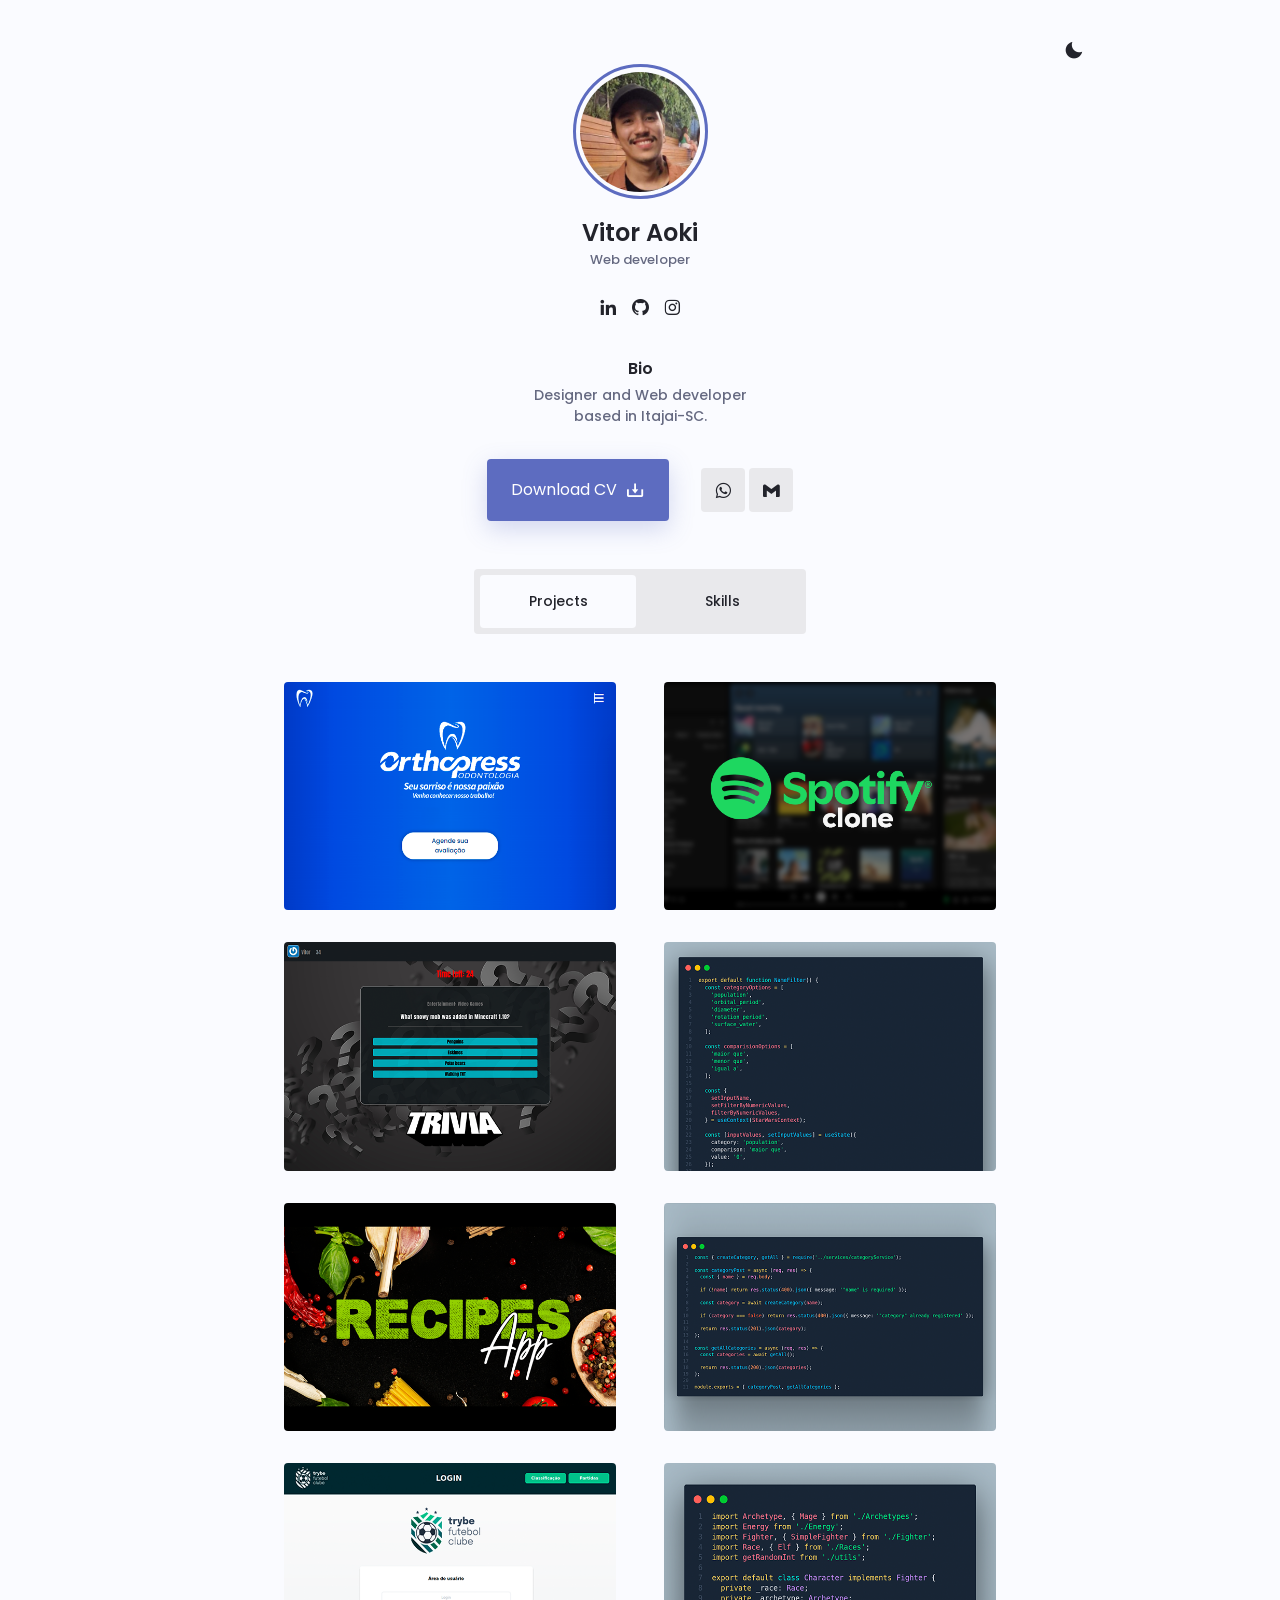
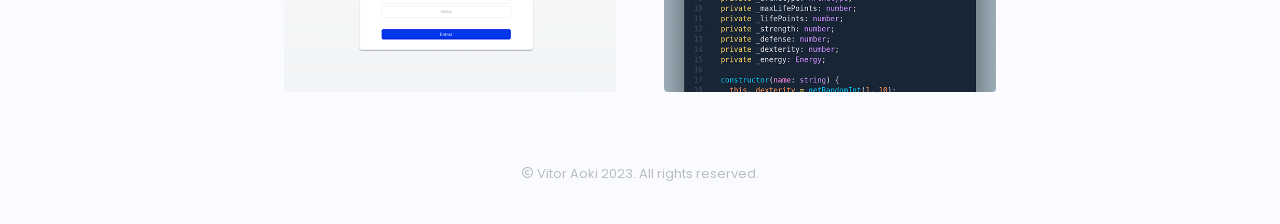
<file: index.html>
<!DOCTYPE html>
    <html lang="en">
    <head>
        <meta charset="UTF-8">
        <meta name="viewport" content="width=device-width, initial-scale=1.0">

        <!--=============== FAVICON ===============-->
        <link rel="shortcut icon" href="assets/img/favicon.ico" type="image/x-icon">

        <!--=============== BOXICONS ===============-->
        <link href='https://unpkg.com/boxicons@2.1.4/css/boxicons.min.css' rel='stylesheet'>

        <!--=============== CSS ===============-->
        <link rel="stylesheet" href="assets/css/styles.css">

        <title>Vitor Aoki - Portfolio</title>
    </head>
    <body>
        <!--=============== HEADER PROFILE ===============-->
        <header class="profile container">
            <i class="bx bxs-moon change-theme" id="theme-button"></i>
            <div class="profile__container grid">
                <div class="profile__data">
                    <div class="profile__border">
                        <div class="profile__perfil">
                            <img src="assets/img/profile2.jpg" alt="">
                        </div>
                    </div>

                    <h2 class="profile__name">Vitor Aoki</h2>
                    <h3 class="profile__profession">Web developer</h3>

                    <ul class="profile__social">
                        <a href="https://www.linkedin.com/in/vitoraok1/" target="_blank" class="profile__social-link">
                            <i class='bx bxl-linkedin'></i>
                        </a>
                        <a href="https://github.com/vitoraok1" target="_blank" class="profile__social-link">
                            <i class='bx bxl-github'></i>
                        </a>
                        <a href="https://www.instagram.com/vitoraok1/" target="_blank" class="profile__social-link">
                            <i class='bx bxl-instagram'></i>
                        </a>
                    </ul>
                </div>

                <div class="profile__info grid">
                    <div class="profile__info-group">
                        <h3 class="profile__info-number">Bio</h3>
                        <p class="profile__info-description">
                            Designer and Web developer <br> based in Itajai-SC.
                        </p>
                    </div>
                </div>
            </div>

                <div class="profile__buttons">
                    <a download="" href="assets/pdf/vitor_aoki_cv.pdf" class="button">
                        Download CV <i class='bx bx-download' ></i>
                    </a>

                    <div class="profile__buttons-small">
                        <a href="https://api.whatsapp.com/send?phone=5544998906914&text=Ol%C3%A1,%20gostaria%20de%20saber%20mais%20informa%C3%A7%C3%B5es%20sobre%20seu%20trabalho!" target="_blank" class="button button__small button__gray">
                            <i class='bx bxl-whatsapp'></i>
                        </a>
                        <a href="mailto:vitoraoki17@gmail.com" target="_blank" class="button button__small button__gray">
                            <i class='bx bxl-gmail' ></i>
                        </a>
                    </div>
                </div>
            </div>
        </header>

        <!--=============== MAIN ===============-->
        <main class="main">
            <section class="filters container">
                <!--=============== FILTERS TABS ===============-->
                <ul class="filters__content">
                    <button class="filters__button filter-tab-active" data-target="#projects">
                        Projects
                    </button>
                    <button class="filters__button" data-target="#skills">
                        Skills
                    </button>
                </ul>
                <div class="filters__sections">
                    <!--=============== PROJECTS ===============-->
                    <div class="projects__content grid filters__active" data-content id="projects">
                        <article class="projects__card">
                            <img src="assets/img/orthopress.png" alt="" class="projects__img">

                            <div class="projects__modal">
                                <div>
                                    <span class="projects__subtitle">React/TypeScript</span>
                                    <h3 class="projects__title">Orthopress website</h3>
                                    <a href="https://github.com/vitoraok1/orthopress-website" target="_blank" class="projects__button button button__small">
                                        <i class='bx bx-link' ></i>
                                    </a>
                                </div>
                            </div>
                        </article>

                        <article class="projects__card">
                            <img src="assets/img/spotify-clone.png" alt="" class="projects__img">

                            <div class="projects__modal">
                                <div>
                                    <span class="projects__subtitle">Javascript/React/Vite/Tailwind/Node/Express</span>
                                    <h3 class="projects__title">Spotify Clone</h3>
                                    <a href="https://github.com/vitoraok1/spotify-clone" target="_blank" class="projects__button button button__small">
                                        <i class='bx bx-link' ></i>
                                    </a>
                                </div>
                            </div>
                        </article>


                        <article class="projects__card">
                            <img src="assets/img/trivia.png" alt="" class="projects__img">

                            <div class="projects__modal">
                                <div>
                                    <span class="projects__subtitle">React/Redux</span>
                                    <h3 class="projects__title">Trivia Game</h3>
                                    <a href="https://github.com/vitoraok1/react-redux-trivia-trybe" target="_blank" class="projects__button button button__small">
                                        <i class='bx bx-link' ></i>
                                    </a>
                                </div>
                            </div>
                        </article>

                        <article class="projects__card">
                            <img src="assets/img/starwars.png" alt="" class="projects__img">

                            <div class="projects__modal">
                                <div>
                                    <span class="projects__subtitle">React/ContextAPI</span>
                                    <h3 class="projects__title">StarWars Planet Search</h3>
                                    <a href="https://github.com/vitoraok1/react-contextapi-starwars-planet-search-trybe" target="_blank" class="projects__button button button__small">
                                        <i class='bx bx-link' ></i>
                                    </a>
                                </div>
                            </div>
                        </article>

                        <article class="projects__card">
                            <img src="assets/img/recipesapp.png" alt="" class="projects__img">

                            <div class="projects__modal">
                                <div>
                                    <span class="projects__subtitle">React/ContextAPI</span>
                                    <h3 class="projects__title">Recipes APP</h3>
                                    <a href="https://github.com/vitoraok1/react-contextapi-recipes-app-trybe" target="_blank" class="projects__button button button__small">
                                        <i class='bx bx-link' ></i>
                                    </a>
                                </div>
                            </div>
                        </article>

                        <article class="projects__card">
                            <img src="assets/img/blogsAPI.png" alt="" class="projects__img">

                            <div class="projects__modal">
                                <div>
                                    <span class="projects__subtitle">Sequelize/NodeJS</span>
                                    <h3 class="projects__title">Blogs API</h3>
                                    <a href="https://github.com/vitoraok1/sequelize-nodejs-blogs-api-trybe" target="_blank" class="projects__button button button__small">
                                        <i class='bx bx-link' ></i>
                                    </a>
                                </div>
                            </div>
                        </article>

                        <article class="projects__card">
                            <img src="assets/img/trybefc.png" alt="" class="projects__img">

                            <div class="projects__modal">
                                <div>
                                    <span class="projects__subtitle">Docker/NodeJS/TypeScript</span>
                                    <h3 class="projects__title">Trybe Football Club</h3>
                                    <a href="https://github.com/vitoraok1/docker-nodejs-poo-trybefc-trybe" target="_blank" class="projects__button button button__small">
                                        <i class='bx bx-link' ></i>
                                    </a>
                                </div>
                            </div>
                        </article>

                        <article class="projects__card">
                            <img src="assets/img/trybersanddragons.png" alt="" class="projects__img">

                            <div class="projects__modal">
                                <div>
                                    <span class="projects__subtitle">POO/Solid/TypeScript</span>
                                    <h3 class="projects__title">Trybers & Dragons</h3>
                                    <a href="https://github.com/vitoraok1/poo-solid-ts-trybers-and-dragons-trybe" target="_blank" class="projects__button button button__small">
                                        <i class='bx bx-link' ></i>
                                    </a>
                                </div>
                            </div>
                        </article>
                    </div>

                    <!--=============== SKILLS ===============-->
                    <div class="skills__content grid" data-content id="skills">
                        <div class="skills__area">
                            <h3 class="skills__title">
                                Frontend developer
                            </h3>

                            <div class="skills__box">
                                <div class="skills__group">
                                    <div class="skills__data">
                                        <i class='bx bx-checkbox-checked' ></i>

                                        <div>
                                            <h3 class="skills__name">HTML</h3>
                                                <span class="skills__level">Advanced</span>
                                        </div>
                                    </div>

                                    <div class="skills__data">
                                        <i class='bx bx-checkbox-checked' ></i>

                                        <div>
                                            <h3 class="skills__name">CSS</h3>
                                                <span class="skills__level">Advanced</span>
                                        </div>
                                    </div>

                                    <div class="skills__data">
                                        <i class='bx bx-checkbox-checked' ></i>

                                        <div>
                                            <h3 class="skills__name">JavaScript</h3>
                                                <span class="skills__level">Advanced</span>
                                        </div>
                                    </div>
                                </div>

                                <div class="skills__group">
                                    <div class="skills__data">
                                        <i class='bx bx-checkbox-checked' ></i>

                                        <div>
                                            <h3 class="skills__name">React</h3>
                                                <span class="skills__level">Advanced</span>
                                        </div>
                                    </div>

                                    <div class="skills__data">
                                        <i class='bx bx-checkbox-checked' ></i>

                                        <div>
                                            <h3 class="skills__name">Bootstrap</h3>
                                                <span class="skills__level">Basic</span>
                                        </div>
                                    </div>

                                    <div class="skills__data">
                                        <i class='bx bx-checkbox-checked' ></i>

                                        <div>
                                            <h3 class="skills__name">Git/GitHub</h3>
                                                <span class="skills__level">Intermediate</span>
                                        </div>
                                    </div>
                                </div>

                            </div>
                        </div>

                        <div class="skills__area">
                            <h3 class="skills__title">
                                Backend developer
                            </h3>

                            <div class="skills__box">
                                <div class="skills__group">
                                    <div class="skills__data">
                                        <i class='bx bx-checkbox-checked' ></i>

                                        <div>
                                            <h3 class="skills__name">MySQL</h3>
                                                <span class="skills__level">Intermediate</span>
                                        </div>
                                    </div>

                                    <div class="skills__data">
                                        <i class='bx bx-checkbox-checked' ></i>

                                        <div>
                                            <h3 class="skills__name">NodeJS</h3>
                                                <span class="skills__level">Intermediate</span>
                                        </div>
                                    </div>

                                    <div class="skills__data">
                                        <i class='bx bx-checkbox-checked' ></i>

                                        <div>
                                            <h3 class="skills__name">Express</h3>
                                                <span class="skills__level">Intermediate</span>
                                        </div>
                                    </div>

                                </div>

                                <div class="skills__group">
                                    <div class="skills__data">
                                        <i class='bx bx-checkbox-checked' ></i>

                                        <div>
                                            <h3 class="skills__name">MongoDB</h3>
                                                <span class="skills__level">Intermediate</span>
                                        </div>
                                    </div>

                                    <div class="skills__data">
                                        <i class='bx bx-checkbox-checked' ></i>

                                        <div>
                                            <h3 class="skills__name">Python</h3>
                                                <span class="skills__level">Basic</span>
                                        </div>
                                    </div>

                                    <div class="skills__data">
                                        <i class='bx bx-checkbox-checked' ></i>

                                        <div>
                                            <h3 class="skills__name">TypeScript</h3>
                                                <span class="skills__level">Advanced</span>
                                        </div>
                                    </div>
                                </div>

                            </div>
                        </div>

                        <div class="skills__area">
                            <h3 class="skills__title">
                                Game Developer
                            </h3>

                            <div class="skills__box">
                                <div class="skills__group">
                                    <div class="skills__data">
                                        <i class='bx bx-checkbox-checked' ></i>

                                        <div>
                                            <h3 class="skills__name">Lua/GDScript</h3>
                                                <span class="skills__level">Advanced</span>
                                        </div>
                                    </div>

                                    <div class="skills__data">
                                        <i class='bx bx-checkbox-checked' ></i>

                                        <div>
                                            <h3 class="skills__name">Godot</h3>
                                                <span class="skills__level">Intermediate</span>
                                        </div>
                                    </div>

                                    <div class="skills__data">
                                        <i class='bx bx-checkbox-checked' ></i>

                                        <div>
                                            <h3 class="skills__name">Defold</h3>
                                                <span class="skills__level">Advanced</span>
                                        </div>
                                    </div>

                                </div>

                            </div>
                        </div>

                        <div class="skills__area">
                            <h3 class="skills__title">
                                Graphic Designer
                            </h3>

                            <div class="skills__box">
                                <div class="skills__group">
                                    <div class="skills__data">
                                        <i class='bx bx-checkbox-checked' ></i>

                                        <div>
                                            <h3 class="skills__name">Adobe Photoshop</h3>
                                                <span class="skills__level">Advanced</span>
                                        </div>
                                    </div>

                                    <div class="skills__data">
                                        <i class='bx bx-checkbox-checked' ></i>

                                        <div>
                                            <h3 class="skills__name">Adobe Illustrator</h3>
                                                <span class="skills__level">Advanced</span>
                                        </div>
                                    </div>

                                    <div class="skills__data">
                                        <i class='bx bx-checkbox-checked' ></i>

                                        <div>
                                            <h3 class="skills__name">Adobe After Effects</h3>
                                                <span class="skills__level">Advanced</span>
                                        </div>
                                    </div>
                                </div>
                            </div>
                        </div>

                        <div class="skills__area">
                            <h3 class="skills__title">
                                UX/UI
                            </h3>

                            <div class="skills__box">
                                <div class="skills__group">
                                    <div class="skills__data">
                                        <i class='bx bx-checkbox-checked' ></i>

                                        <div>
                                            <h3 class="skills__name">Figma</h3>
                                                <span class="skills__level">Intermediate</span>
                                        </div>
                                    </div>

                                </div>

                            </div>
                        </div>

                    </div>
                </div>
            </section>
        </main>

        <!--=============== FOOTER ===============-->
        <footer class="footer container">
            <span class="footer__copy">
                <i class='bx bx-copyright'></i> Vitor Aoki 2023. All rights reserved.
            </span>
        </footer>

        <!--=============== SCROLLREVEAL ===============-->
        <script src="assets/js/scrollreveal.min.js"></script>

        <!--=============== MAIN JS ===============-->
        <script src="assets/js/main.js"></script>
    </body>
</html>
</file>
<file: assets/css/styles.css>
/*=============== GOOGLE FONTS ===============*/
@import url('https://fonts.googleapis.com/css2?family=Poppins:wght@400;500;600&display=swap');

/*=============== VARIABLES CSS ===============*/
:root {
  --hue: 231;
  --sat: 44%;
  --lig: 56%;
  --first-color: hsl(var(--hue), var(--sat), var(--lig));
  --first-color-alt: hsl(var(--hue), var(--sat), 71%); 
  --title-color: hsl(var(--hue), 12%, 15%);
  --text-color: hsl(var(--hue), 12%, 45%);
  --text-color-light: hsl(var(--hue), 8%, 75%);
  --text-color-lighten: hsl(var(--hue), 8%, 92%);
  --body-color: hsl(var(--hue), 100%, 99%);
  --container-color: #fff;

  /*========== Font and typography ==========*/
  /*.5rem = 8px | 1rem = 16px ...*/
  --body-font: 'Poppins', sans-serif;
  --h2-font-size: 1.25rem;
  --h3-font-size: 1rem;
  --normal-font-size: .938rem;
  --small-font-size: .813rem;
  --smaller-font-size: .75rem;
}

@media screen and (min-width: 968px) {
  :root {
    --h2-font-size: 1.5rem;
    --h3-font-size: 1.25rem;
    --normal-font-size: 1rem;
    --small-font-size: .875rem;
    --smaller-font-size: .813rem;
  }
}

/*=============== BASE ===============*/
* {
  box-sizing: border-box;
  padding: 0;
  margin: 0;
}

body {
  font-family: var(--body-font);
  font-size: var(--normal-font-size);
  background-color: var(--body-color);
  color: var(--text-color);
  transition: .3s; 
}

h1, h2, h3 {
  color: var(--title-color);
  font-weight: 600;
}

ul {
  list-style: none;
}

a {
  text-decoration: none;
}

img {
  max-width: 100%;
  height: auto;
}

/*=============== THEME ===============*/
.change-theme {
  position: absolute;
  top: 1.5rem;
  right: 0;
  font-size: 1.25rem;
  color: var(--title-color);
  cursor: pointer;
  transition: .3s;
}

.change-theme:hover {
  color: var(--first-color);
}

/*========== Variables Dark theme ==========*/
body.dark-theme {
  --title-color: hsl(var(--hue), 12%, 95%);
  --text-color: hsl(var(--hue), 12%, 75%);
  --body-color: hsl(var(--hue), 40%, 8%);
  --container-color: hsl(var(--hue), 24%, 12%);
}

/*========== 
    Color changes in some parts of 
    the website, in light theme
==========*/
.dark-theme .button__gray {
  background-color: var(--container-color);
}

.dark-theme .button__gray:hover {
  background-color: hsl(var(--hue), 24%, 16%);
}

.dark-theme .filters__content {
  background-color: var(--container-color);
}

.dark-theme::-webkit-scrollbar {
  background-color: hsl(var(--hue), 8%, 16%);
}

.dark-theme::-webkit-scrollbar-thumb {
  background-color: hsl(var(--hue), 8%, 24%);
}

.dark-theme::-webkit-scrollbar-thumb:hover {
  background-color: hsl(var(--hue), 8%, 32%);
}

/*=============== REUSABLE CSS CLASSES ===============*/
.container {
  max-width: 968px;
  margin-left: 1.5rem;
  margin-right: 1.5rem;
}

.grid {
  display: grid;
  gap: 1.5rem;
}

/*=============== PROFILE ===============*/
.profile {
  position: relative;
  padding-top: 3.5rem;
}

.profile__container {
  row-gap: 2rem;
}

.profile__data {
  display: grid;
  text-align: center;
}

.profile__perfil {
  width: 100px;
  height: 100px;
  background: linear-gradient(180deg,
              hsla(var(--hue), var(--sat), var(--lig), 1), 0%
              hsla(var(--hue), var(--sat), var(--lig), .2) 100%);
  border-radius: 50%;
  overflow: hidden;
  display: flex;
  align-items: center;
  justify-content: center;
}

.profile__perfil:hover {
  opacity: .75;
}

.profile__perfil img {
  width: 100px;
}

.profile__border {
  border: 3.5px solid var(--first-color);
  justify-self: center;
  width: 115px;
  height: 115px;
  border-radius: 50%;
  display: grid;
  place-items: center;
  margin-bottom: .75rem;
}

.profile__name {
  font-size: var(--h2-font-size);
}

.profile__profession {
  font-size: var(--smaller-font-size);
  font-weight: 500;
  color: var(--text-color);
  margin-bottom: 1rem;
}

.profile__social {
  display: flex;
  justify-content: center;
  column-gap: .75rem;
}

.profile__social-link {
  font-size: 1.25rem;
  color: var(--title-color);
  transform: .3s;
}

.profile__social-link:hover {
  color: var(--first-color);
}

.profile__info {
  justify-content: center;
  column-gap: 2.5rem;
}

.profile__info-group {
  text-align: center;
}

.profile__info-number {
  font-size: var(--normal-font-size);
  margin-bottom: .25rem;
}

.profile__info-description {
  font-size: var(--smaller-font-size);
  font-weight: 500;
  margin-bottom: 2rem;
}

.profile__buttons,
.profile__buttons-small {
  display: flex;
  justify-content: center;
  align-items: center;
}

.profile__buttons {
  column-gap: 1rem;
}

.profile__buttons-small {
  display: flex;
  align-items: center;
  justify-content: center;
  column-gap: .25rem;
}

/*=============== BUTTONS ===============*/
.button {
  display: inline-flex;
  align-items: center;
  column-gap: .5rem;
  background-color: var(--first-color);
  color: #fff;
  padding: 1.15rem 1.5rem;
  border-radius: .25rem;
  transition: .3s;
  box-shadow: 0 8px 24px hsla(var(--hue), var(--sat), var(--lig), .25);
}

.button i {
  font-size: 1.25rem;
}

.button:hover {
  background-color: var(--first-color-alt);
}

.button__small {
  padding: .75rem;
  box-shadow: none;
}

.button__gray {
  background-color: var(--text-color-lighten);
  color: var(--title-color);
}

.button__gray:hover {
  background: var(--text-color-light);
}

/*=============== FILTERS TABS ===============*/
.filters__content {
  margin: 2rem 0 2.5rem;
  background-color: var(--text-color-lighten);
  padding: .375rem;
  border-radius: .25rem;
  display: flex;
  justify-content: space-between;
  column-gap: .5rem;
}

.filters__button {
  width: 100%;
  border:none;
  outline:none;
  padding: 1rem;
  color: var(--title-color);
  font-size: var(--small-font-size);
  font-family: var(--body-font);
  font-weight: 500;
  border-radius: .25rem;
  cursor: pointer;
  background-color: transparent;
  transition: .3s;
}

.filters__button:hover {
  background: var(--body-color);
}


/*=============== PROJECTS ===============*/
.projects__card {
  position: relative;
  border-radius: .25rem;
  overflow: hidden;
}

.projects__card img {
  width: 100%;
  height: 100%;
}

.projects__modal {
  position: absolute;
  width: 100%;
  height: 100%;
  bottom: -100%;
  left: 0;
  background: linear-gradient(180deg,
              hsla(var(--hue), 24%, 40%, .3) 0%,
              hsla(var(--hue), 24%, 4%, 1) 95%);
  display: grid;
  align-items: flex-end;
  padding: 1.5rem 1.25rem;
  transition: .3s;
}

.projects__subtitle,
.projects__title {
  color: #fff;
}

.projects__subtitle {
  font-size: var(--smaller-font-size);
}

.projects__title {
  font-size: var(--h3-font-size);
  margin-bottom: .75rem;
}

.projects__button {
  padding: .5rem;
}

.projects__card:hover .projects__modal {
  bottom: 0;
}

/*=============== SKILLS ===============*/
.skills__content {
  row-gap: 3.5rem;
}

.skills__title {
  font-size: var(--h3-font-size);
  text-align: center;
  margin-bottom: 1.5rem;
}

.skills__box {
  display: flex;
  justify-content: center;
  column-gap: 3rem;
}

.skills__group {
  display: grid;
  align-content: flex-start;
  row-gap: 1rem;
}

.skills__data {
  display: flex;
  column-gap: .5rem;
}

.skills__data i {
  font-size: 1rem;
  color: var(--first-color);
}

.skills__name {
  font-size: var(--normal-font-size);
  font-weight: 500;
  line-height: 18px;
}

.skills__level {
  font-size:var(--smaller-font-size)
}

/* Hide and show projects & skills */
.filters [data-content] {
  display: none;
}

.filters__active[data-content] {
  display: grid;
}

/* Activate button filter */
.filter-tab-active {
  background-color: var(--body-color);
}


/*=============== FOOTER ===============*/
.footer__copy {
  display: block;
  margin: 2.5rem 0 2rem;
  text-align: center;
  font-size: var(--smaller-font-size);
  color: var(--text-color-light);
}

/*=============== SCROLL BAR ===============*/
::-webkit-scrollbar {
  width: .6rem;
  border-radius: .5rem;
  background-color: hsl(var(--hue), 8%, 66%);
}

::-webkit-scrollbar-thumb {
  border-radius: .5rem;
  background-color: hsl(var(--hue), 8%, 54%);
}

::-webkit-scrollbar-thumb:hover {
  background-color: hsl(var(--hue), 8%, 44%);
}

/*=============== BREAKPOINTS ===============*/
/* For small devices */
@media screen and (max-width: 320px) {
  .container {
    margin-left: 1rem;
    margin-right: 1rem;
  }

  .profile__info {
    column-gap: 1.5rem;
  }

  .profile__buttons {
    flex-direction: column;
    row-gap: 1rem;
  }

  .skills__box {
    column-gap: 1rem;
  }
}

/* For medium devices */
@media screen and (min-width: 576px) {
  .projects__content {
    grid-template-columns: 332px;
    justify-content: center;
  }

  .filters__content {
    width: 332px;
    margin: 3rem auto;
  }
}

@media screen and (min-width: 776px) {
  .projects__content {
    grid-template-columns: repeat(2, 332px);
  }

  .skills__content {
    justify-content: center;
    column-gap: 3rem;
  }
}

/* For large devices */
@media screen and (min-width: 992px) {
  .container {
    margin-left: auto;
    margin-right: auto;
  }

  .change-theme {
    top: 2.5rem;
    right: 2.5rem;
  }

  .profile {
    padding-top: 4rem;
  }

  .profile__border {
    width: 135px;
    height: 135px;
    margin-bottom: 1rem
  }
  
  .profile__perfil {
    width: 120px;
    height: 120px;
  }

  .profile__perfil img {
    width: 120px;
  }

  .profile__profession {
    margin-bottom: 1.5rem;
  }

  .profile__info {
    column-gap: 3rem;
  }

  .profile__info-description {
    font-size: var(--small-font-size);
  }

  .profile__buttons {
    column-gap: 2rem;
  }

  .projects__content {
    gap: 2rem 3rem;
  }

  .projects__modal {
    padding: 1.5rem;
  }

  .skills__title {
    font-size: var(--normal-font-size);
    margin-bottom: 2.5rem;
  }

  .footer__copy {
    margin: 4.5rem 0 2.5rem;
  }
}
</file>
